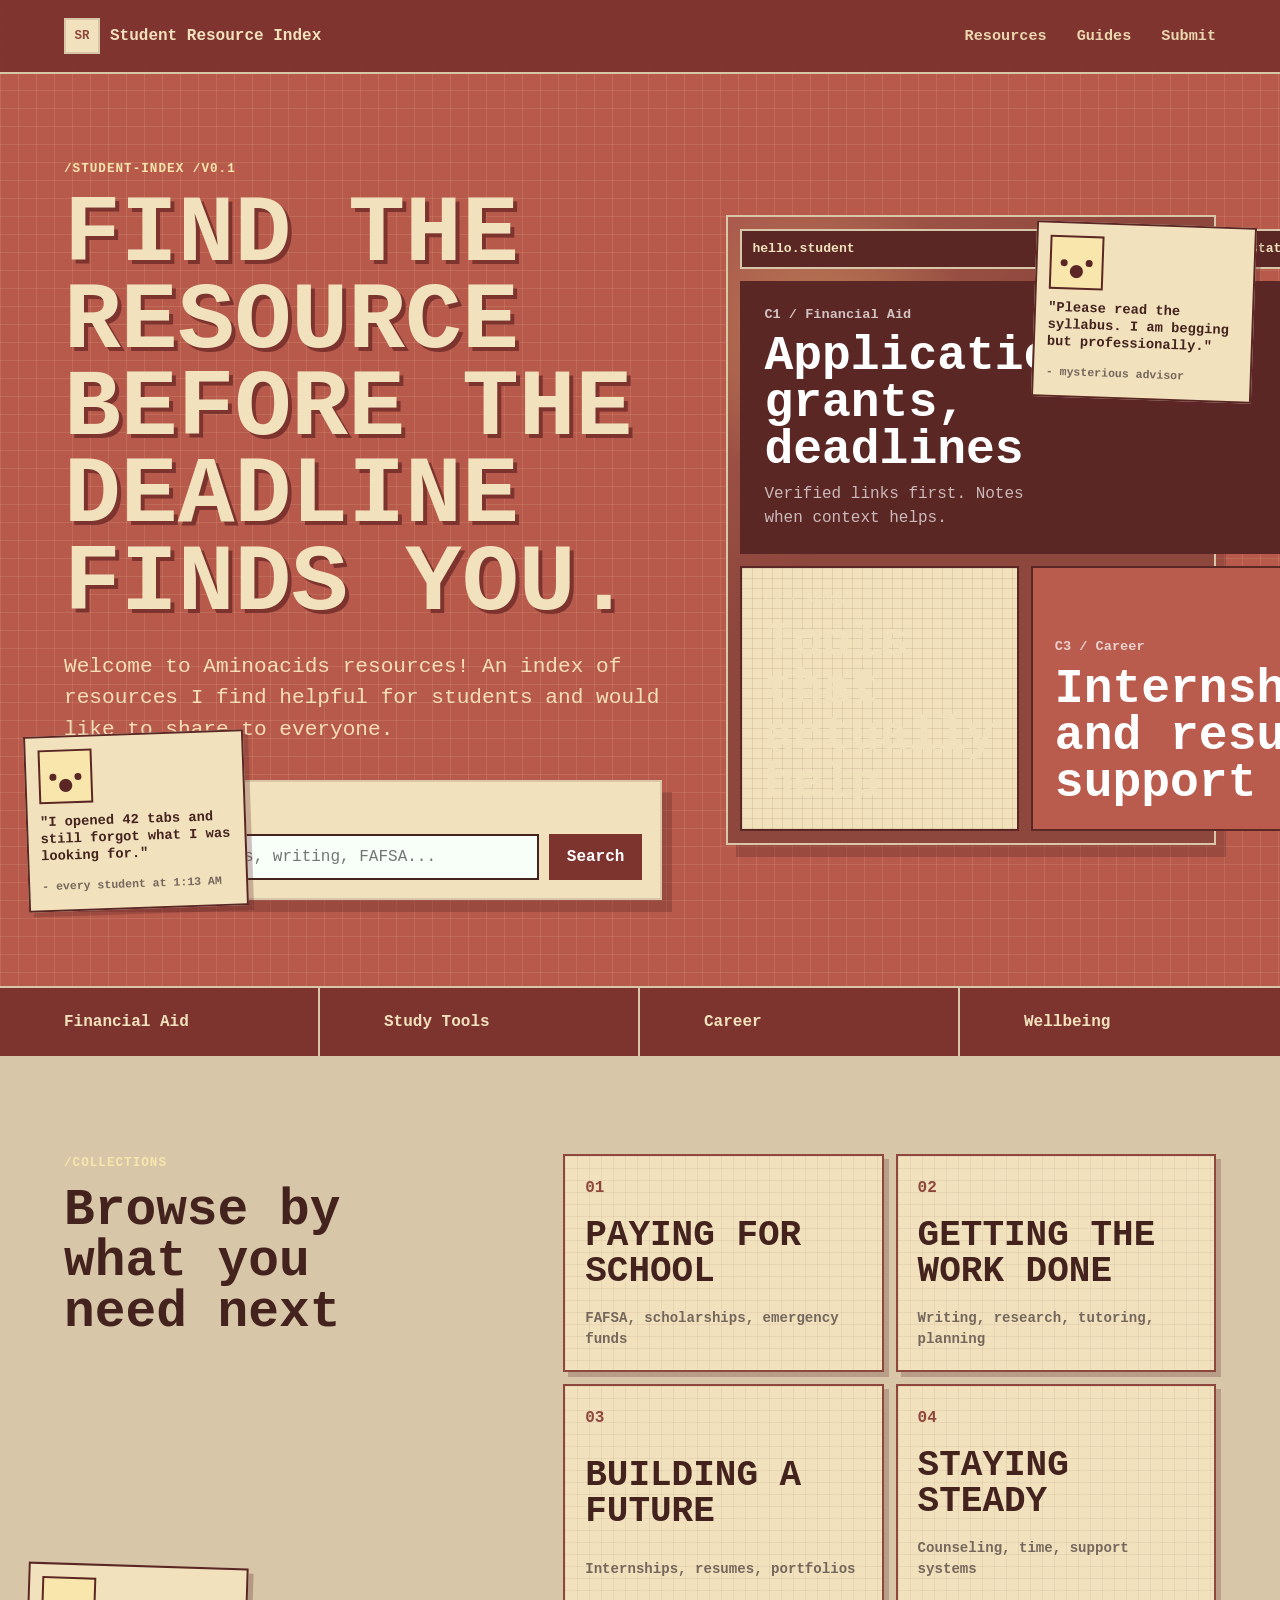
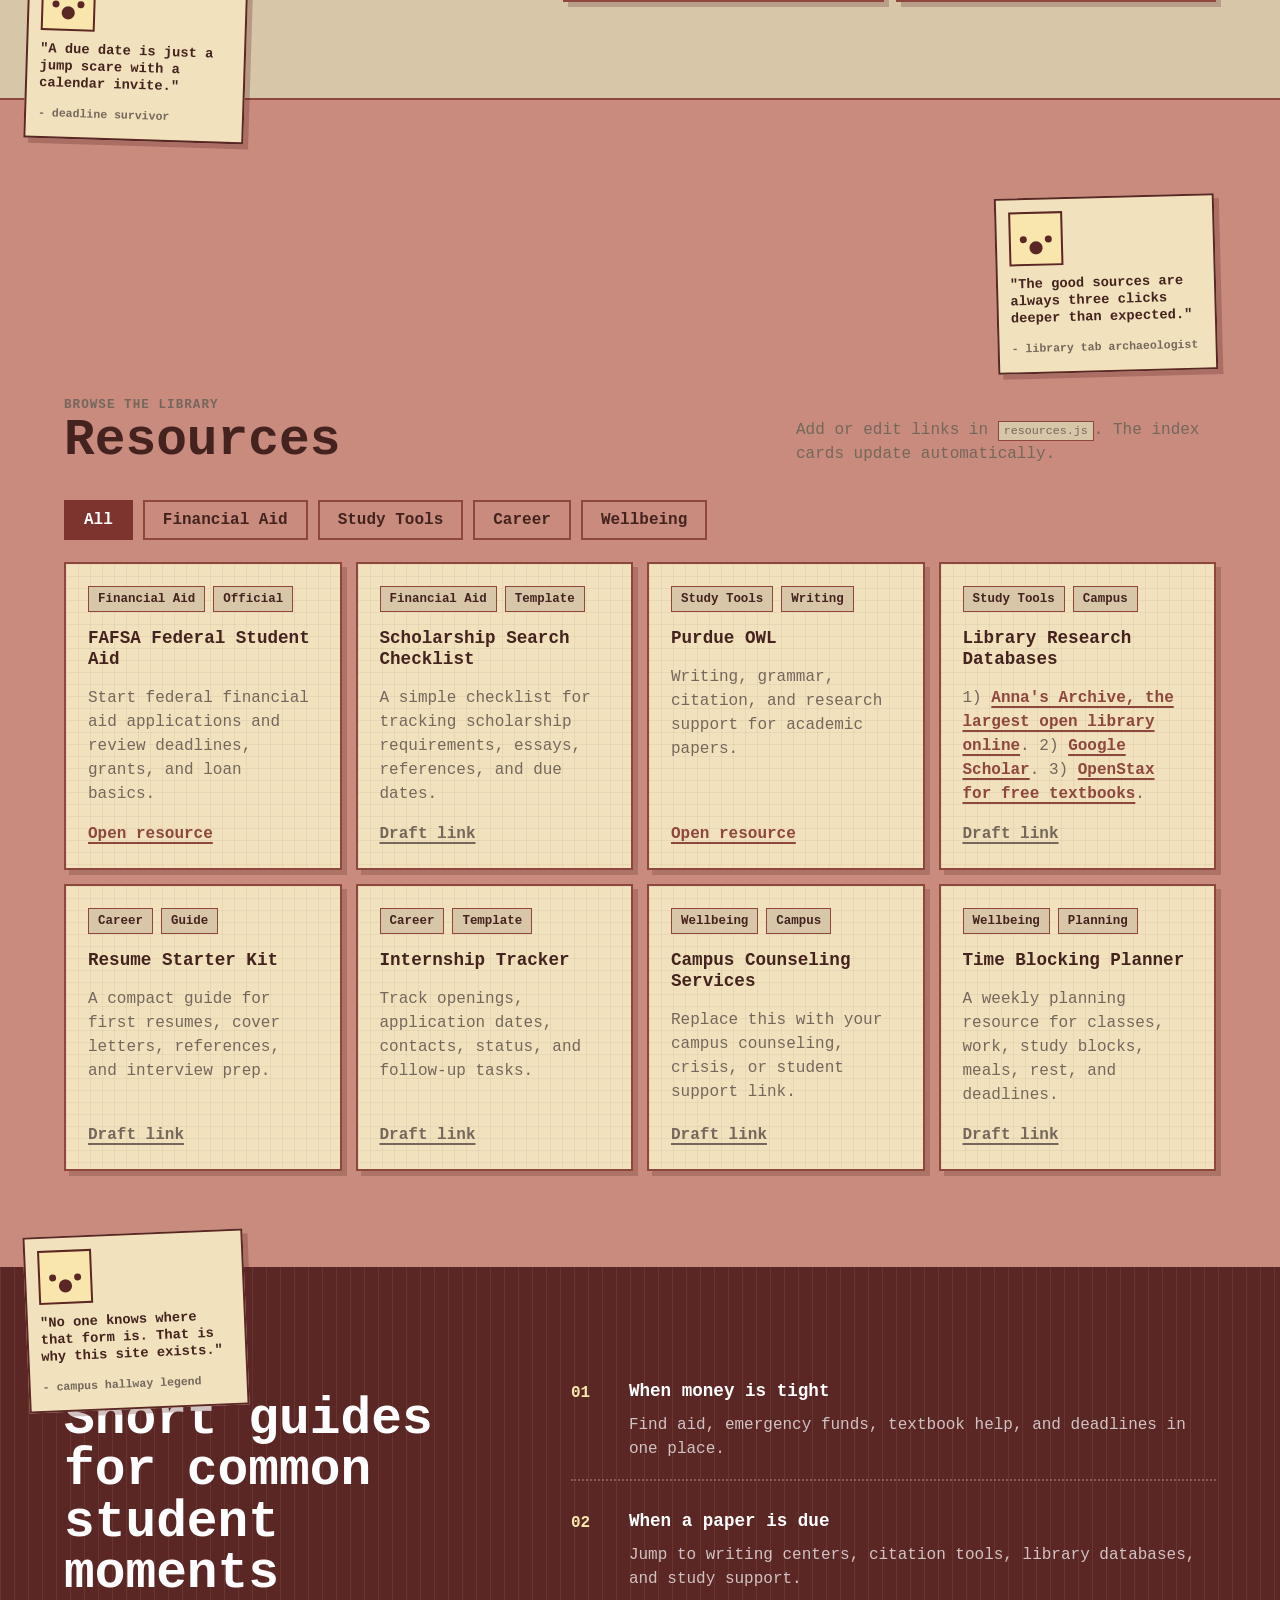
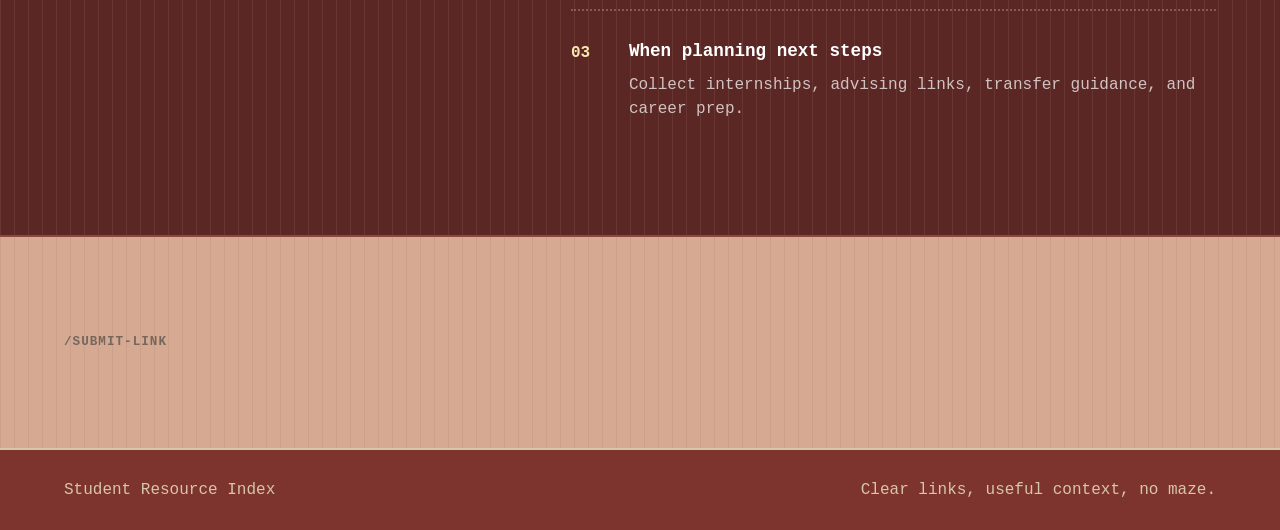
<file: index.html>
<!doctype html>
<html lang="en">
  <head>
    <meta charset="utf-8">
    <meta name="viewport" content="width=device-width, initial-scale=1">
    <title>Student Resource Index</title>
    <meta
      name="description"
      content="A clear, searchable student resource index for classes, planning, financial aid, and campus life."
    >
    <link rel="stylesheet" href="styles.css">
  </head>
  <body>
    <header class="site-header">
      <a class="brand" href="#top" aria-label="Student Resource Library home">
        <span class="brand-mark" aria-hidden="true">SR</span>
        <span>Student Resource Index</span>
      </a>
      <nav class="top-nav" aria-label="Main navigation">
        <a href="#resources">Resources</a>
        <a href="#guides">Guides</a>
        <a href="#submit">Submit</a>
      </nav>
    </header>

    <main id="top">
      <section class="hero" aria-labelledby="hero-title">
        <div class="quote-slot quote-hero-left" data-quote-slot="hero-left"></div>
        <div class="hero-copy">
          <p class="eyebrow">/student-index /v0.1</p>
          <h1 id="hero-title">Find the resource before the deadline finds you.</h1>
          <p class="hero-text">
          Welcome to Aminoacids resources! An index of resources I find helpful for students and would like to share to everyone.
          </p>
          <form class="search-panel" role="search">
            <label for="search">Search resources</label>
            <div class="search-row">
              <input id="search" name="search" type="search" placeholder="Try scholarships, writing, FAFSA..." autocomplete="off">
              <button type="submit">Search</button>
            </div>
          </form>
        </div>
        <div class="hero-visual" aria-label="Featured resource index cards">
          <div class="visual-window">
            <span>hello.student</span>
            <span>status: compiling</span>
          </div>
          <div class="visual-card visual-card-large">
            <span>C1 / Financial Aid</span>
            <strong>Applications, grants, deadlines</strong>
            <p>Verified links first. Notes when context helps.</p>
          </div>
          <div class="visual-stack">
            <div class="visual-card">
              <span>C2 / Study</span>
              <strong>Tools that actually help</strong>
            </div>
            <div class="visual-card accent">
              <span>C3 / Career</span>
              <strong>Internships and resume support</strong>
            </div>
          </div>
        </div>
        <div class="quote-slot quote-hero-right" data-quote-slot="hero-right"></div>
      </section>

      <section class="quick-links" aria-label="Popular topics">
        <a href="#resources" data-filter-link="Financial Aid">Financial Aid</a>
        <a href="#resources" data-filter-link="Study Tools">Study Tools</a>
        <a href="#resources" data-filter-link="Career">Career</a>
        <a href="#resources" data-filter-link="Wellbeing">Wellbeing</a>
      </section>

      <section class="collection-board" aria-labelledby="collections-title">
        <div class="quote-slot quote-collections-left" data-quote-slot="collections-left"></div>
        <div class="collection-heading">
          <p class="eyebrow">/collections</p>
          <h2 id="collections-title">Browse by what you need next</h2>
        </div>
        <div class="collection-grid">
          <a href="#resources" data-filter-link="Financial Aid">
            <span>01</span>
            <strong>Paying for school</strong>
            <small>FAFSA, scholarships, emergency funds</small>
          </a>
          <a href="#resources" data-filter-link="Study Tools">
            <span>02</span>
            <strong>Getting the work done</strong>
            <small>Writing, research, tutoring, planning</small>
          </a>
          <a href="#resources" data-filter-link="Career">
            <span>03</span>
            <strong>Building a future</strong>
            <small>Internships, resumes, portfolios</small>
          </a>
          <a href="#resources" data-filter-link="Wellbeing">
            <span>04</span>
            <strong>Staying steady</strong>
            <small>Counseling, time, support systems</small>
          </a>
        </div>
      </section>

      <section class="section-shell" id="resources" aria-labelledby="resources-title">
        <div class="quote-slot quote-resources-right" data-quote-slot="resources-right"></div>
        <div class="section-heading">
          <div>
            <p class="eyebrow">Browse the library</p>
            <h2 id="resources-title">Resources</h2>
          </div>
            <p>Add or edit links in <code>resources.js</code>. The index cards update automatically.</p>
        </div>

        <div class="filters" aria-label="Resource categories">
          <button class="filter-button active" type="button" data-filter="All">All</button>
          <button class="filter-button" type="button" data-filter="Financial Aid">Financial Aid</button>
          <button class="filter-button" type="button" data-filter="Study Tools">Study Tools</button>
          <button class="filter-button" type="button" data-filter="Career">Career</button>
          <button class="filter-button" type="button" data-filter="Wellbeing">Wellbeing</button>
        </div>

        <div class="resource-grid" id="resource-grid" aria-live="polite"></div>
        <p class="empty-state" id="empty-state" hidden>No matching resources yet. Try a different search or category.</p>
      </section>

      <section class="guide-band" id="guides" aria-labelledby="guides-title">
        <div class="quote-slot quote-guides-left" data-quote-slot="guides-left"></div>
        <div class="guide-intro">
          <p class="eyebrow">/field-notes</p>
          <h2 id="guides-title">Short guides for common student moments</h2>
        </div>
        <div class="guide-list">
          <article>
            <span>01</span>
            <h3>When money is tight</h3>
            <p>Find aid, emergency funds, textbook help, and deadlines in one place.</p>
          </article>
          <article>
            <span>02</span>
            <h3>When a paper is due</h3>
            <p>Jump to writing centers, citation tools, library databases, and study support.</p>
          </article>
          <article>
            <span>03</span>
            <h3>When planning next steps</h3>
            <p>Collect internships, advising links, transfer guidance, and career prep.</p>
          </article>
        </div>
      </section>

      <section class="submit-section" id="submit" aria-labelledby="submit-title">
        <div>
          <p class="eyebrow">/submit-link</p>
          <h2 id="submit-title"></h2>
          <p>

          </p>
        </div>
        
      </section>
    </main>

    <footer class="site-footer">
      <p>Student Resource Index</p>
      <p>Clear links, useful context, no maze.</p>
    </footer>

    <script src="resources.js"></script>
    <script src="quotes.js"></script>
    <script src="script.js"></script>
  </body>
</html>
</file>
<file: styles.css>
:root {
  --ink: #44231f;
  --muted: #75675c;
  --paper: #b75a4b;
  --surface: #f1e2bd;
  --surface-2: #d7c6a8;
  --line: #8e473d;
  --deep: #5b2725;
  --red: #b95b4d;
  --red-dark: #7d342f;
  --rose: #c16c5b;
  --wine: #8e473d;
  --acid: #f8e6ad;
  --aqua: #9aa6a4;
  --blue: #6f8787;
  --shadow: 10px 12px 0 rgba(91, 39, 37, 0.3);
}

* {
  box-sizing: border-box;
}

html {
  scroll-behavior: smooth;
}

body {
  margin: 0;
  background:
    linear-gradient(rgba(248, 230, 173, 0.12) 1px, transparent 1px),
    linear-gradient(90deg, rgba(248, 230, 173, 0.12) 1px, transparent 1px),
    var(--paper);
  background-size: 18px 18px;
  color: var(--ink);
  font-family: "Courier New", ui-monospace, SFMono-Regular, Menlo, Consolas, monospace;
  line-height: 1.5;
}

a {
  color: inherit;
}

.site-header {
  position: sticky;
  top: 0;
  z-index: 10;
  display: flex;
  align-items: center;
  justify-content: space-between;
  gap: 24px;
  padding: 18px clamp(18px, 5vw, 72px);
  background: rgba(125, 52, 47, 0.96);
  border-bottom: 2px solid var(--surface-2);
  backdrop-filter: blur(12px);
}

.brand,
.top-nav {
  display: flex;
  align-items: center;
}

.brand {
  gap: 10px;
  font-weight: 780;
  text-decoration: none;
  color: var(--surface);
}

.brand-mark {
  display: grid;
  width: 36px;
  height: 36px;
  place-items: center;
  background: var(--surface);
  color: var(--wine);
  border: 2px solid var(--surface-2);
  border-radius: 0;
  font-size: 0.78rem;
  letter-spacing: 0;
}

.top-nav {
  gap: clamp(14px, 3vw, 30px);
  color: #ead7b0;
  font-size: 0.95rem;
  font-weight: 700;
}

.top-nav a {
  text-decoration: none;
}

.top-nav a:hover,
.top-nav a:focus-visible {
  color: white;
}

.hero {
  position: relative;
  display: grid;
  grid-template-columns: minmax(0, 1.1fr) minmax(320px, 0.9fr);
  gap: clamp(28px, 5vw, 64px);
  align-items: center;
  min-height: calc(100vh - 74px);
  padding: clamp(42px, 7vw, 86px) clamp(18px, 5vw, 72px);
  color: var(--surface);
}

.collection-board,
.section-shell,
.guide-band {
  position: relative;
}

.side-quote {
  position: absolute;
  z-index: 1;
  display: grid;
  width: min(220px, 18vw);
  gap: 10px;
  padding: 12px;
  background: var(--surface);
  border: 2px solid var(--deep);
  box-shadow: 5px 5px 0 rgba(91, 39, 37, 0.28);
  color: var(--ink);
  transform: rotate(var(--quote-angle, -2deg));
}

.quote-slot {
  display: contents;
}

.quote-hero-left .side-quote {
  left: clamp(14px, 2vw, 26px);
  bottom: clamp(18px, 6vw, 80px);
  --quote-angle: -2deg;
}

.quote-hero-right .side-quote {
  right: clamp(14px, 2vw, 26px);
  top: clamp(96px, 14vw, 150px);
  --quote-angle: 2deg;
}

.quote-collections-left .side-quote {
  left: clamp(14px, 2vw, 28px);
  bottom: -42px;
  --quote-angle: 1.8deg;
}

.quote-resources-right .side-quote {
  position: static;
  width: min(220px, 100%);
  margin: 0 0 24px auto;
  --quote-angle: -1.5deg;
}

.quote-guides-left .side-quote {
  left: clamp(14px, 2vw, 28px);
  top: -34px;
  --quote-angle: -2.4deg;
}

.quote-face {
  display: grid;
  width: 54px;
  height: 54px;
  grid-template-columns: 1fr 1fr;
  place-items: center;
  background:
    radial-gradient(circle at 50% 68%, var(--deep) 0 6px, transparent 7px),
    var(--acid);
  border: 2px solid var(--deep);
}

.quote-face span {
  width: 7px;
  height: 7px;
  background: var(--deep);
  border-radius: 50%;
}

.side-quote img {
  width: 54px;
  height: 54px;
  object-fit: cover;
  border: 2px solid var(--deep);
  filter: contrast(1.1) saturate(0.85);
}

.side-quote blockquote {
  margin: 0;
}

.side-quote p {
  margin: 0 0 8px;
  font-size: 0.86rem;
  font-weight: 800;
  line-height: 1.25;
}

.side-quote cite {
  color: var(--muted);
  font-size: 0.72rem;
  font-style: normal;
  font-weight: 800;
}

.hero-copy {
  max-width: 760px;
}

.eyebrow {
  margin: 0 0 12px;
  color: var(--acid);
  font-size: 0.79rem;
  font-weight: 800;
  letter-spacing: 0.08em;
  text-transform: uppercase;
}

h1,
h2,
h3,
p {
  overflow-wrap: anywhere;
}

h1 {
  max-width: 13ch;
  margin: 0;
  font-size: clamp(3rem, 7.4vw, 7rem);
  line-height: 0.92;
  letter-spacing: 0;
  text-transform: uppercase;
  text-shadow: 4px 4px 0 var(--red-dark);
}

h2 {
  margin: 0;
  font-size: clamp(2rem, 4vw, 4.2rem);
  line-height: 1;
  letter-spacing: 0;
}

h3 {
  margin: 0;
  font-size: 1.1rem;
  line-height: 1.2;
}

.hero-text {
  max-width: 720px;
  margin: 24px 0 0;
  color: #f4dfb8;
  font-size: clamp(1.05rem, 2vw, 1.32rem);
}

.search-panel {
  max-width: 680px;
  margin-top: 34px;
  padding: 18px;
  background: var(--surface);
  border: 2px solid var(--surface-2);
  border-radius: 0;
  box-shadow: var(--shadow);
}

.search-panel label {
  display: block;
  margin-bottom: 10px;
  font-weight: 750;
  color: var(--wine);
}

.search-row {
  display: grid;
  grid-template-columns: minmax(0, 1fr) auto;
  gap: 10px;
}

input,
button,
.submit-button {
  min-height: 46px;
  border-radius: 0;
  font: inherit;
}

input {
  width: 100%;
  border: 2px solid var(--ink);
  padding: 0 14px;
  background: #f8fff9;
}

button,
.submit-button {
  border: 0;
  background: var(--red-dark);
  color: white;
  padding: 0 18px;
  font-weight: 750;
  cursor: pointer;
  text-decoration: none;
}

button:hover,
.submit-button:hover {
  background: var(--red-dark);
}

.hero-visual {
  display: grid;
  grid-template-columns: 1fr;
  gap: 12px;
  min-height: 480px;
  padding: 12px;
  background:
    radial-gradient(circle at 20% 20%, rgba(255, 217, 118, 0.32), transparent 24%),
    linear-gradient(135deg, rgba(193, 108, 91, 0.55), transparent 38%),
    #8e473d;
  border: 2px solid var(--surface-2);
  border-radius: 0;
  box-shadow: var(--shadow);
}

.visual-window {
  display: flex;
  justify-content: space-between;
  gap: 12px;
  padding: 8px 10px;
  background: var(--deep);
  color: var(--surface);
  border: 2px solid var(--surface-2);
  font-size: 0.82rem;
  font-weight: 800;
}

.visual-stack {
  display: grid;
  grid-template-columns: 1fr 1fr;
  gap: 12px;
}

.visual-card {
  display: flex;
  min-height: 180px;
  flex-direction: column;
  justify-content: flex-end;
  gap: 8px;
  padding: 22px;
  background:
    linear-gradient(90deg, rgba(91, 39, 37, 0.1) 1px, transparent 1px),
    linear-gradient(rgba(91, 39, 37, 0.1) 1px, transparent 1px),
    var(--surface);
  background-size: 10px 10px;
  border: 2px solid var(--deep);
  border-radius: 0;
}

.visual-card-large {
  min-height: 250px;
  background: var(--deep);
  color: white;
}

.visual-card.accent {
  background: var(--red);
  color: white;
}

.visual-card span {
  color: inherit;
  font-size: 0.85rem;
  font-weight: 800;
  opacity: 0.72;
}

.visual-card strong {
  max-width: 13ch;
  font-size: clamp(1.45rem, 4vw, 3rem);
  line-height: 0.98;
  letter-spacing: 0;
}

.visual-card p {
  max-width: 30ch;
  margin: 0;
  color: rgba(255, 255, 255, 0.68);
}

.quick-links {
  display: grid;
  grid-template-columns: repeat(4, minmax(0, 1fr));
  border-top: 2px solid var(--surface-2);
  border-bottom: 2px solid var(--surface-2);
  background: var(--red-dark);
}

.quick-links a {
  padding: 22px clamp(18px, 5vw, 72px);
  border-right: 2px solid var(--surface-2);
  color: var(--surface);
  font-weight: 760;
  text-decoration: none;
}

.quick-links a:last-child {
  border-right: 0;
}

.quick-links a:hover,
.quick-links a:focus-visible {
  background: var(--rose);
}

.section-shell,
.collection-board,
.guide-band,
.submit-section {
  padding: clamp(54px, 8vw, 96px) clamp(18px, 5vw, 72px);
}

.collection-board {
  display: grid;
  grid-template-columns: minmax(240px, 0.8fr) minmax(0, 1.2fr);
  gap: clamp(24px, 5vw, 64px);
  align-items: start;
  background: var(--surface-2);
  border-bottom: 2px solid var(--wine);
}

.collection-heading h2 {
  max-width: 9ch;
}

.collection-grid {
  display: grid;
  grid-template-columns: repeat(2, minmax(0, 1fr));
  gap: 12px;
}

.collection-grid a {
  display: grid;
  min-height: 160px;
  align-content: space-between;
  gap: 18px;
  padding: 20px;
  background:
    linear-gradient(90deg, rgba(75, 15, 25, 0.06) 1px, transparent 1px),
    linear-gradient(rgba(75, 15, 25, 0.06) 1px, transparent 1px),
    var(--surface);
  background-size: 12px 12px;
  border: 2px solid var(--wine);
  box-shadow: 5px 5px 0 rgba(75, 15, 25, 0.22);
  color: var(--ink);
  text-decoration: none;
}

.collection-grid a:hover,
.collection-grid a:focus-visible {
  background: var(--wine);
  color: var(--surface);
}

.collection-grid span {
  color: var(--wine);
  font-weight: 900;
}

.collection-grid a:hover span,
.collection-grid a:focus-visible span,
.collection-grid a:hover small,
.collection-grid a:focus-visible small {
  color: var(--surface-2);
}

.collection-grid strong {
  max-width: 14ch;
  font-size: clamp(1.35rem, 3vw, 2.25rem);
  line-height: 1;
  text-transform: uppercase;
}

.collection-grid small {
  color: var(--muted);
  font-size: 0.88rem;
  font-weight: 700;
}

.section-shell {
  background: #c88b7d;
}

.section-heading,
.submit-section {
  display: grid;
  grid-template-columns: minmax(0, 1fr) minmax(260px, 420px);
  gap: 24px;
  align-items: end;
}

.section-heading p,
.submit-section p {
  margin: 0;
  color: var(--muted);
}

code {
  background: var(--surface-2);
  border: 1px solid var(--line);
  border-radius: 0;
  padding: 2px 5px;
  font-size: 0.9em;
}

.filters {
  display: flex;
  flex-wrap: wrap;
  gap: 10px;
  margin: 34px 0 22px;
}

.filter-button {
  min-height: 40px;
  background: transparent;
  border: 2px solid var(--wine);
  color: var(--ink);
}

.filter-button.active {
  background: var(--red-dark);
  border-color: var(--red-dark);
  color: white;
}

.resource-grid {
  display: grid;
  grid-template-columns: repeat(4, minmax(0, 1fr));
  gap: 14px;
}

.resource-card {
  display: flex;
  min-height: 270px;
  flex-direction: column;
  gap: 16px;
  padding: 22px;
  background:
    linear-gradient(90deg, rgba(91, 39, 37, 0.06) 1px, transparent 1px),
    linear-gradient(rgba(91, 39, 37, 0.06) 1px, transparent 1px),
    var(--surface);
  background-size: 12px 12px;
  border: 2px solid var(--wine);
  border-radius: 0;
  box-shadow: 5px 5px 0 rgba(91, 39, 37, 0.24);
}

.resource-card p {
  margin: 0;
  color: var(--muted);
}

.resource-card a {
  margin-top: auto;
  color: var(--wine);
  font-weight: 760;
  text-decoration-thickness: 2px;
  text-underline-offset: 4px;
}

.resource-card .disabled-link {
  color: var(--muted);
  cursor: default;
}

.card-meta {
  display: flex;
  flex-wrap: wrap;
  gap: 8px;
}

.card-meta span {
  display: inline-flex;
  align-items: center;
  min-height: 26px;
  padding: 0 9px;
  background: var(--surface-2);
  border: 1px solid var(--line);
  border-radius: 0;
  color: var(--ink);
  font-size: 0.78rem;
  font-weight: 760;
}

.empty-state {
  padding: 28px;
  background: var(--surface);
  border: 2px dashed var(--ink);
  border-radius: 0;
  color: var(--muted);
}

.guide-band {
  display: grid;
  grid-template-columns: minmax(260px, 0.8fr) minmax(0, 1.2fr);
  gap: clamp(26px, 6vw, 78px);
  background:
    linear-gradient(90deg, rgba(248, 230, 173, 0.08) 1px, transparent 1px),
    var(--deep);
  background-size: 14px 14px;
  color: white;
}

.guide-band .eyebrow {
  color: var(--acid);
}

.guide-list {
  display: grid;
  gap: 12px;
}

.guide-list article {
  display: grid;
  grid-template-columns: 44px minmax(0, 1fr);
  gap: 14px;
  padding: 18px 0;
  border-bottom: 2px dotted rgba(255, 255, 255, 0.24);
}

.guide-list article:last-child {
  border-bottom: 0;
}

.guide-list span {
  color: var(--acid);
  font-weight: 800;
}

.guide-list p {
  grid-column: 2;
  margin: -6px 0 0;
  color: rgba(255, 255, 255, 0.72);
}

.submit-section {
  align-items: center;
  background:
    linear-gradient(90deg, rgba(91, 39, 37, 0.08) 1px, transparent 1px),
    #d6aa92;
  background-size: 14px 14px;
  border-top: 2px solid var(--wine);
}

.submit-button {
  display: inline-flex;
  align-items: center;
  justify-content: center;
  justify-self: end;
}

.site-footer {
  display: flex;
  justify-content: space-between;
  gap: 20px;
  padding: 28px clamp(18px, 5vw, 72px);
  background: var(--red-dark);
  border-top: 2px solid var(--surface-2);
  color: var(--surface-2);
}

.site-footer p {
  margin: 0;
}

@media (max-width: 980px) {
  .hero,
  .section-heading,
  .collection-board,
  .guide-band,
  .submit-section {
    grid-template-columns: 1fr;
  }

  .hero {
    min-height: auto;
  }

  .side-quote {
    position: static;
    width: 100%;
    transform: none;
  }

  .quote-slot {
    display: block;
  }

  .quote-hero-left {
    order: 3;
  }

  .quote-hero-right {
    order: 4;
  }

  .quote-collections-left,
  .quote-resources-right,
  .quote-guides-left {
    display: block;
    margin-bottom: 22px;
  }

  h1 {
    max-width: 11ch;
  }

  .resource-grid {
    grid-template-columns: repeat(2, minmax(0, 1fr));
  }

  .quick-links {
    grid-template-columns: repeat(2, minmax(0, 1fr));
  }

  .submit-button {
    justify-self: start;
  }
}

@media (max-width: 680px) {
  .site-header,
  .site-footer {
    align-items: flex-start;
    flex-direction: column;
  }

  .top-nav {
    width: 100%;
    justify-content: space-between;
  }

  .search-row,
  .visual-stack,
  .collection-grid,
  .resource-grid,
  .quick-links {
    grid-template-columns: 1fr;
  }

  .hero-visual {
    min-height: 0;
  }

  .visual-card,
  .visual-card-large {
    min-height: 170px;
  }

  .quick-links a {
    border-right: 0;
    border-bottom: 2px solid var(--surface-2);
  }
}
</file>
